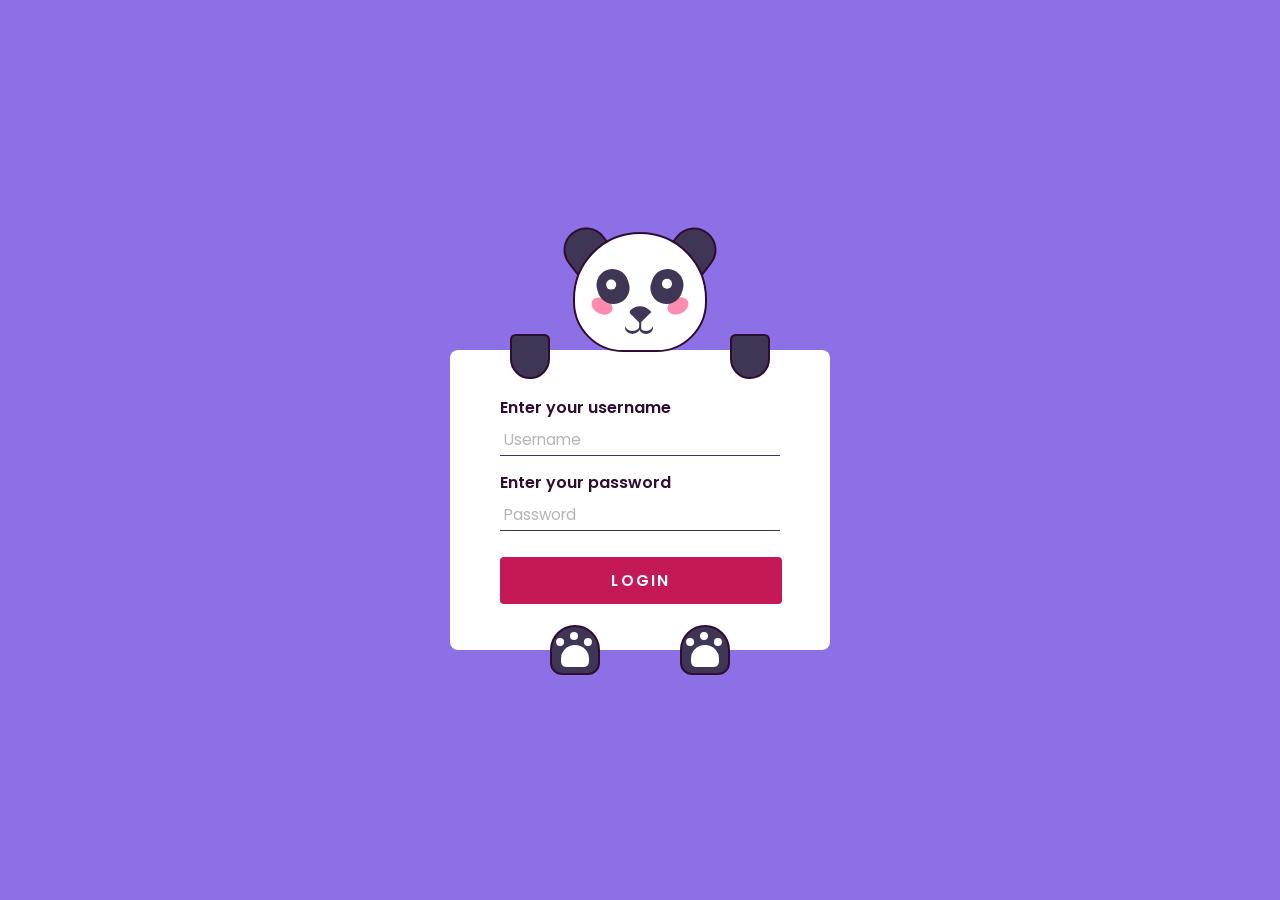
<file: index.html>
<!DOCTYPE html>
<html lang="en" >
<head>
  <meta charset="UTF-8">
  <title>CodePen - Panda Login Form</title>
  <link rel='stylesheet' href='https://fonts.googleapis.com/css2?family=Poppins:wght@400;600&amp;display=swap'><link rel="stylesheet" href="./style.css">

</head>
<body>
<!-- partial:index.partial.html -->
<div class="container">
  <form>
    <label for="username">Enter your username</label>
    <input type="text" id="username" placeholder="Username" />
    <label for="password">Enter your password</label>
    <input type="password" id="password" placeholder="Password" />
    <button>Login</button>
  </form>
  <div class="ear-l"></div>
  <div class="ear-r"></div>
  <div class="panda-face">
    <div class="blush-l"></div>
    <div class="blush-r"></div>
    <div class="eye-l">
      <div class="eyeball-l"></div>
    </div>
    <div class="eye-r">
      <div class="eyeball-r"></div>
    </div>
    <div class="nose"></div>
    <div class="mouth"></div>
  </div>
  <div class="hand-l"></div>
  <div class="hand-r"></div>
  <div class="paw-l"></div>
  <div class="paw-r"></div>
</div>
<!-- partial -->
  <script  src="./script.js"></script>

</body>
</html>
</file>
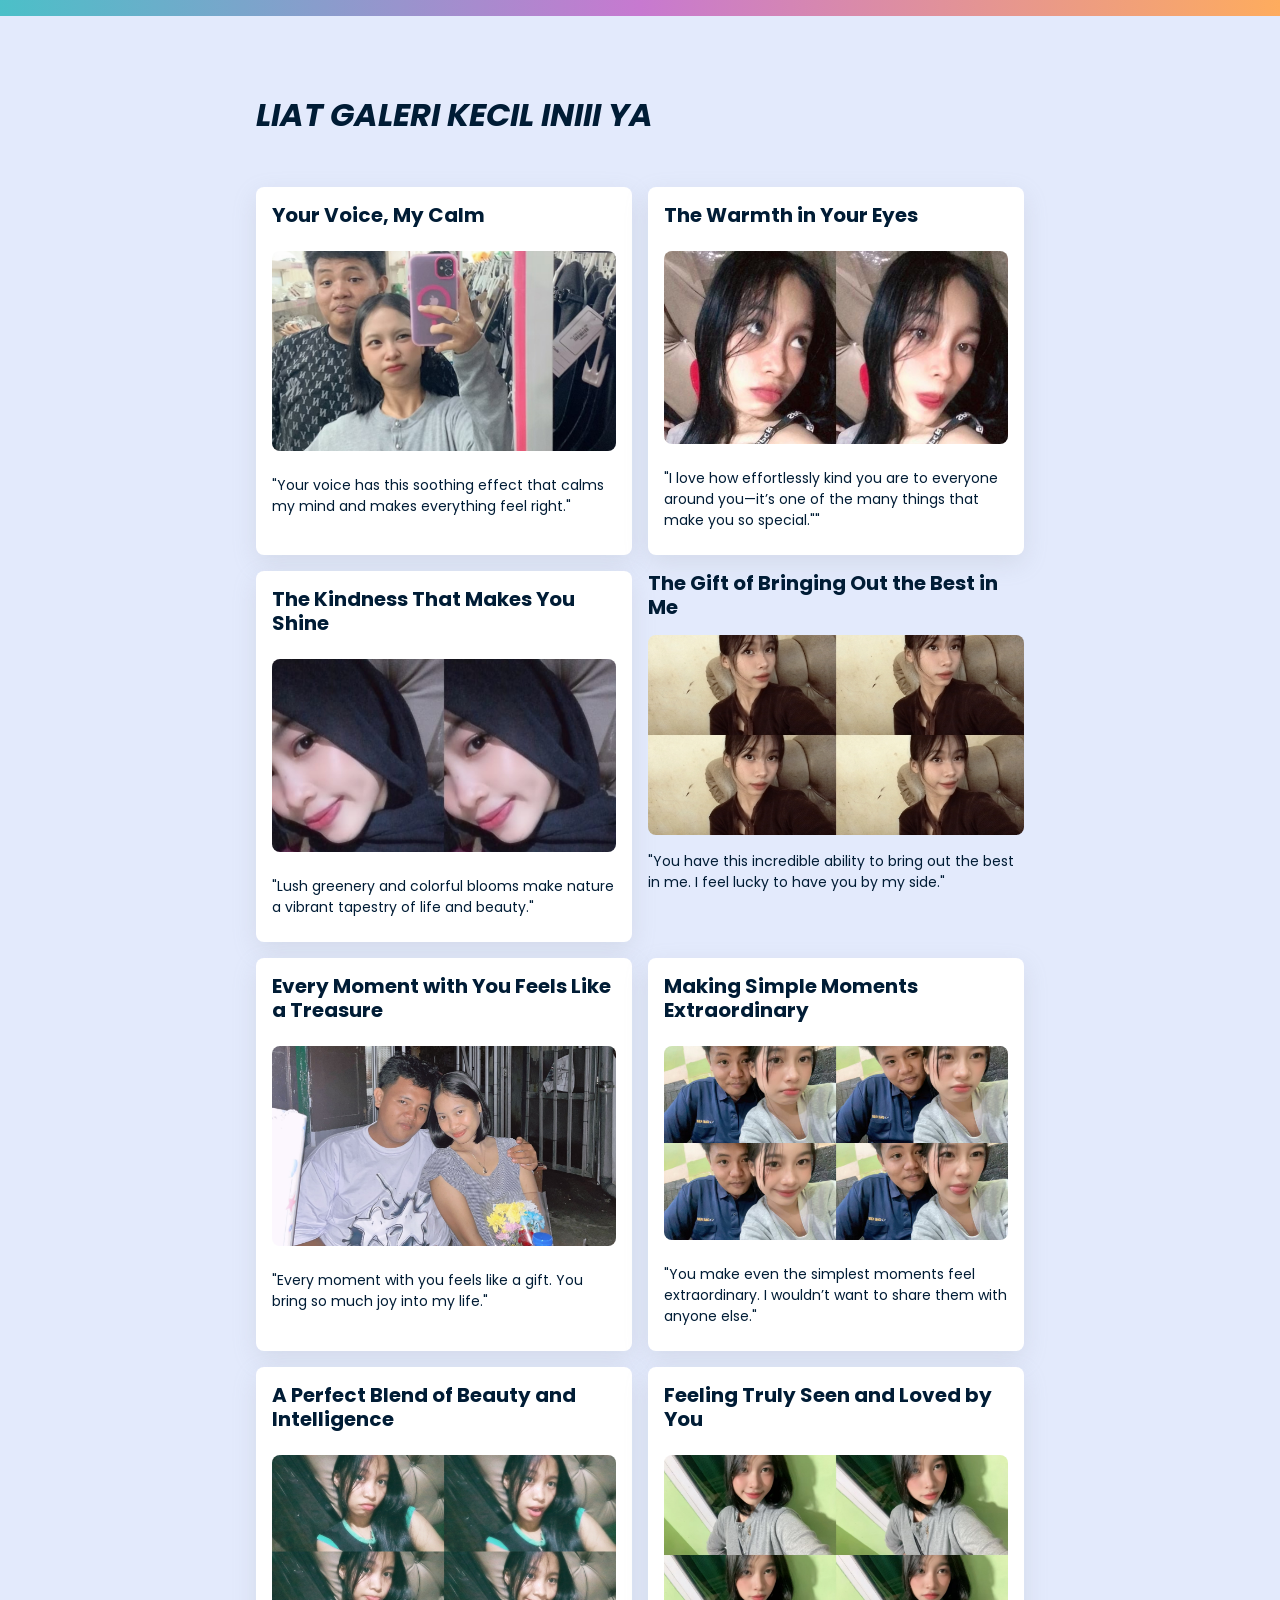
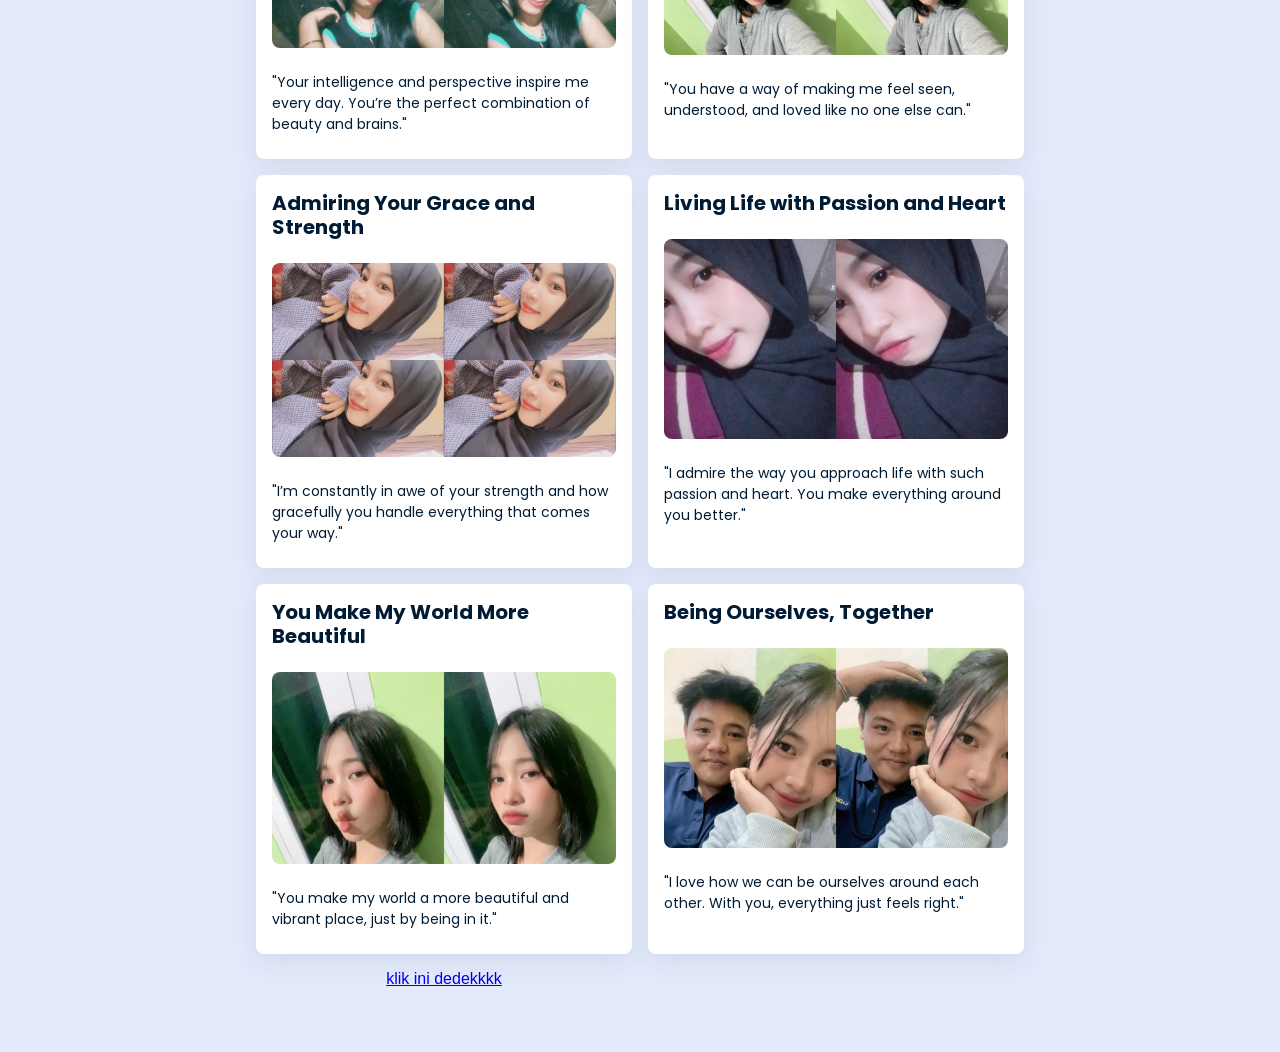
<file: hehe.html>
<!DOCTYPE html>
<html lang="en">
<head>
    <meta charset="UTF-8">
    <meta name="viewport" content="width=device-width, initial-scale=1.0">
    <link rel="stylesheet" href="style1.css">
    <title>love u</title>
</head>
<body>

  <div class="progress-bar"></div>
  <section>
    <h1>LIAT GALERI KECIL INIII YA</h1>
    <div class="card-container">
      <div class="card">
        <h2>Your Voice, My Calm</h2>
        <img src="img/img1.jpg" alt="Valley" />
        <p>"Your voice has this soothing effect that calms my mind and makes everything feel right."</p>
      </div>
      <div class="card">
        <h2>The Warmth in Your Eyes</h2>
        <img src="img/img2.jpg" alt="Island" />
        <p>"I love how effortlessly kind you are to everyone around you—it’s one of the many things that make you so special.""</p>
      </div>
      <div class="card">
        <h2>The Kindness That Makes You Shine</h2>
        <img src="img/img3.jpg" alt="Nature" />
        <p>"Lush greenery and colorful blooms make nature a vibrant tapestry of life and beauty."</p>
      </div>
      <div The Gift of Bringing Out the Best in Me="card">
        <h2>The Gift of Bringing Out the Best in Me</h2>
        <img src="img/img4.jpg" alt="Mount Fuji" />
        <p>"You have this incredible ability to bring out the best in me. I feel lucky to have you by my side."</p>
      </div>
      <div class="card">
        <h2>Every Moment with You Feels Like a Treasure</h2>
        <img src="img/img5.jpg" alt="Sunrise" />
        <p>"Every moment with you feels like a gift. You bring so much joy into my life."</p>
      </div>
      <div class="card">
        <h2>Making Simple Moments Extraordinary</h2>
        <img src="img/img6.jpg" alt="Lake" />
        <p>"You make even the simplest moments feel extraordinary. I wouldn’t want to share them with anyone else."</p>
      </div>
      <div class="card">
        <h2>A Perfect Blend of Beauty and Intelligence</h2>
        <img src="img/img7.jpg" alt="Flowers" />
        <p>"Your intelligence and perspective inspire me every day. You’re the perfect combination of beauty and brains."</p>
      </div>
      <div class="card">
        <h2>Feeling Truly Seen and Loved by You</h2>
        <img src="img/img8.jpg" alt="Snow" />
        <p>"You have a way of making me feel seen, understood, and loved like no one else can."</p>
      </div>
      <div class="card">
        <h2>Admiring Your Grace and Strength</h2>
        <img src="img/img9.jpg" alt="Sunset" />
        <p>"I’m constantly in awe of your strength and how gracefully you handle everything that comes your way."</p>
      </div>
      <div class="card">
        <h2>Living Life with Passion and Heart</h2>
        <img src="img/img10.jpg" alt="Autumn" />
        <p>"I admire the way you approach life with such passion and heart. You make everything around you better."</p>
      </div>
      <div class="card">
        <h2>You Make My World More Beautiful</h2>
        <img src="img/img11.jpg" alt="Stars" />
        <p>"You make my world a more beautiful and vibrant place, just by being in it."</p>
      </div>
      <div class="card">
        <h2>Being Ourselves, Together</h2>
        <img src="img/img12.jpg" alt="Van" />
        <p>"I love how we can be ourselves around each other. With you, everything just feels right."</p>
      </div>
  <a href="last/index.html">klik ini dedekkkk</a>
</body>
</html>
</file>
<file: style.css>
* {
  padding: 0;
  margin: 0;
  box-sizing: border-box;
  font-family: "Poppins", sans-serif;
}
body {
  background-color: #8e70e6;
}
.container {
  height: 31.25em;
  width: 31.25em;
  position: absolute;
  transform: translate(-50%, -50%);
  top: 50%;
  left: 50%;
}
form {
  width: 23.75em;
  height: 18.75em;
  background-color: #ffffff;
  position: absolute;
  transform: translate(-50%, -50%);
  top: calc(50% + 3.1em);
  left: 50%;
  padding: 0 3.1em;
  display: flex;
  flex-direction: column;
  justify-content: center;
  border-radius: 0.5em;
}
form label {
  display: block;
  margin-bottom: 0.2em;
  font-weight: 600;
  color: #2e0d30;
}
form input {
  font-size: 0.95em;
  font-weight: 400;
  color: #3f3554;
  padding: 0.3em;
  border: none;
  border-bottom: 0.12em solid #3f3554;
  outline: none;
}
form input:focus {
  border-color: #71c418;
}

form input::placeholder {
  color: #b4b5b3;
}

form input:not(:last-child) {
  margin-bottom: 0.9em;
}
form button {
  font-size: 0.95em;
  padding: 0.8em 0;
  width: 18.6em;
  border-radius: 4px;
  border: none;
  outline: none;
  background-color: #c41857;
  color: #fff;
  text-transform: uppercase;
  font-weight: 600;
  cursor: pointer;
  letter-spacing: 0.15em;
  margin-top: 0.8em;
}
.panda-face {
  height: 7.5em;
  width: 8.4em;
  background-color: #ffffff;
  border: 0.18em solid #2e0d30;
  border-radius: 7.5em 7.5em 5.62em 5.62em;
  position: absolute;
  top: 2em;
  margin: auto;
  left: 0;
  right: 0;
}
.ear-l,
.ear-r {
  background-color: #3f3554;
  height: 2.5em;
  width: 2.81em;
  border: 0.18em solid #2e0d30;
  border-radius: 2.5em 2.5em 0 0;
  top: 1.75em;
  position: absolute;
}
.ear-l {
  transform: rotate(-38deg);
  left: 10.75em;
}
.ear-r {
  transform: rotate(38deg);
  right: 10.75em;
}
.blush-l,
.blush-r {
  background-color: #ff8bb1;
  height: 1em;
  width: 1.37em;
  border-radius: 50%;
  position: absolute;
  top: 4em;
}
.blush-l {
  transform: rotate(25deg);
  left: 1em;
}
.blush-r {
  transform: rotate(-25deg);
  right: 1em;
}
.eye-l,
.eye-r {
  background-color: #3f3554;
  height: 2.18em;
  width: 2em;
  border-radius: 2em;
  position: absolute;
  top: 2.18em;
}
.eye-l {
  left: 1.37em;
  transform: rotate(-20deg);
}
.eye-r {
  right: 1.37em;
  transform: rotate(20deg);
}
.eyeball-l,
.eyeball-r {
  height: 0.6em;
  width: 0.6em;
  background-color: #ffffff;
  border-radius: 50%;
  position: absolute;
  left: 0.6em;
  top: 0.6em;
  transition: 1s all;
}
.eyeball-l {
  transform: rotate(20deg);
}
.eyeball-r {
  transform: rotate(-20deg);
}
.nose {
  height: 1em;
  width: 1em;
  background-color: #3f3554;
  position: absolute;
  top: 4.37em;
  margin: auto;
  left: 0;
  right: 0;
  border-radius: 1.2em 0 0 0.25em;
  transform: rotate(45deg);
}
.nose:before {
  content: "";
  position: absolute;
  background-color: #3f3554;
  height: 0.6em;
  width: 0.1em;
  transform: rotate(-45deg);
  top: 0.75em;
  left: 1em;
}
.mouth,
.mouth:before {
  height: 0.75em;
  width: 0.93em;
  background-color: transparent;
  position: absolute;
  border-radius: 50%;
  box-shadow: 0 0.18em #3f3554;
}
.mouth {
  top: 5.31em;
  left: 3.12em;
}
.mouth:before {
  content: "";
  position: absolute;
  left: 0.87em;
}
.hand-l,
.hand-r {
  background-color: #3f3554;
  height: 2.81em;
  width: 2.5em;
  border: 0.18em solid #2e0d30;
  border-radius: 0.6em 0.6em 2.18em 2.18em;
  transition: 1s all;
  position: absolute;
  top: 8.4em;
}
.hand-l {
  left: 7.5em;
}
.hand-r {
  right: 7.5em;
}
.paw-l,
.paw-r {
  background-color: #3f3554;
  height: 3.12em;
  width: 3.12em;
  border: 0.18em solid #2e0d30;
  border-radius: 2.5em 2.5em 1.2em 1.2em;
  position: absolute;
  top: 26.56em;
}
.paw-l {
  left: 10em;
}
.paw-r {
  right: 10em;
}
.paw-l:before,
.paw-r:before {
  position: absolute;
  content: "";
  background-color: #ffffff;
  height: 1.37em;
  width: 1.75em;
  top: 1.12em;
  left: 0.55em;
  border-radius: 1.56em 1.56em 0.6em 0.6em;
}
.paw-l:after,
.paw-r:after {
  position: absolute;
  content: "";
  background-color: #ffffff;
  height: 0.5em;
  width: 0.5em;
  border-radius: 50%;
  top: 0.31em;
  left: 1.12em;
  box-shadow: 0.87em 0.37em #ffffff, -0.87em 0.37em #ffffff;
}
@media screen and (max-width: 500px) {
  .container {
    font-size: 14px;
  }
}

a{
  font-size: large;
  text-align: center;
}
</file>
<file: style1.css>
@import url("https://fonts.googleapis.com/css2?family=Poppins:wght@400;500&display=swap");

* {
  box-sizing: border-box;
  -webkit-font-smoothing: antialiased;
  -moz-osx-font-smoothing: grayscale;
}

html, body {
  width: 100%;
  margin: 0;
  padding: 0;
}

body {
  color: #001c35;
  background-color: #e3eafc;
  font-family: "Poppins", sans-serif;
}

h1 {
  font-size: 32px;
  font-style: italic;
  margin-bottom: 3rem;
}

h2 {
  font-size: 20px;
  margin: 0 0 1rem 0;
  line-height: 1.2;
  white-space: normal;
  overflow-wrap: break-word;
  text-overflow: ellipsis;
}

p {
  font-size: 14px;
  margin: 0.5rem 0;
  overflow-wrap: break-word;
}

section {
  width: 100%;
  max-width: 800px;
  padding: 4rem 1rem;
  margin: 0 auto;
}

section img {
  width: 100%;
  max-width: 520px;
  height: 100%;
  max-height: 200px;
  object-fit: cover;
  margin: 1rem 0;
  display: block;
  border-radius: 8px;
  transform-origin: center;
}

.card {
  width: 100%;
  max-width: 520px;
  padding: 16px;
  background-color: #fff;
  border-radius: 8px;
  box-shadow: rgba(149, 157, 165, 0.2) 0px 8px 24px;
  animation: fade-in linear both;
  animation-timeline: view();
  animation-range: entry 10% entry 80%;
  display: flex;
  flex-direction: column;
  box-sizing: border-box;
}

.card h2, .card p {
  margin-bottom: 0.5rem;
}

.card-container {
  display: grid;
  grid-template-columns: 1fr 1fr;
  gap: 16px;
}

@media screen and (max-width: 580px) {
  .card-container {
    grid-template-columns: 1fr;
  }
}

@keyframes scaleProgress {
  from {
    transform: scaleX(0);
  }
  to {
    transform: scaleX(100%);
  }
}

.progress-bar {
  position: fixed;
  top: 0;
  left: 0;
  width: 100%;
  height: 1rem;
  z-index: 1;
  background: #feac5e;
  background: -webkit-linear-gradient(to right, #4bc0c8, #c779d0, #feac5e);
  background: linear-gradient(to right, #4bc0c8, #c779d0, #feac5e);
  transform-origin: 0 50%;
  animation: scaleProgress auto linear;
  animation-timeline: scroll(root);
}

@keyframes fade-in {
  from {
    opacity: 0.3;
    transform: scale(0.9);
  }
  to {
    opacity: 1;
    transform: scale(1);
  }
}

a{
  font-size: 50;
  text-align: center;
  font-family: Impact, Haettenschweiler, 'Arial Narrow Bold', sans-serif;
}
</file>
